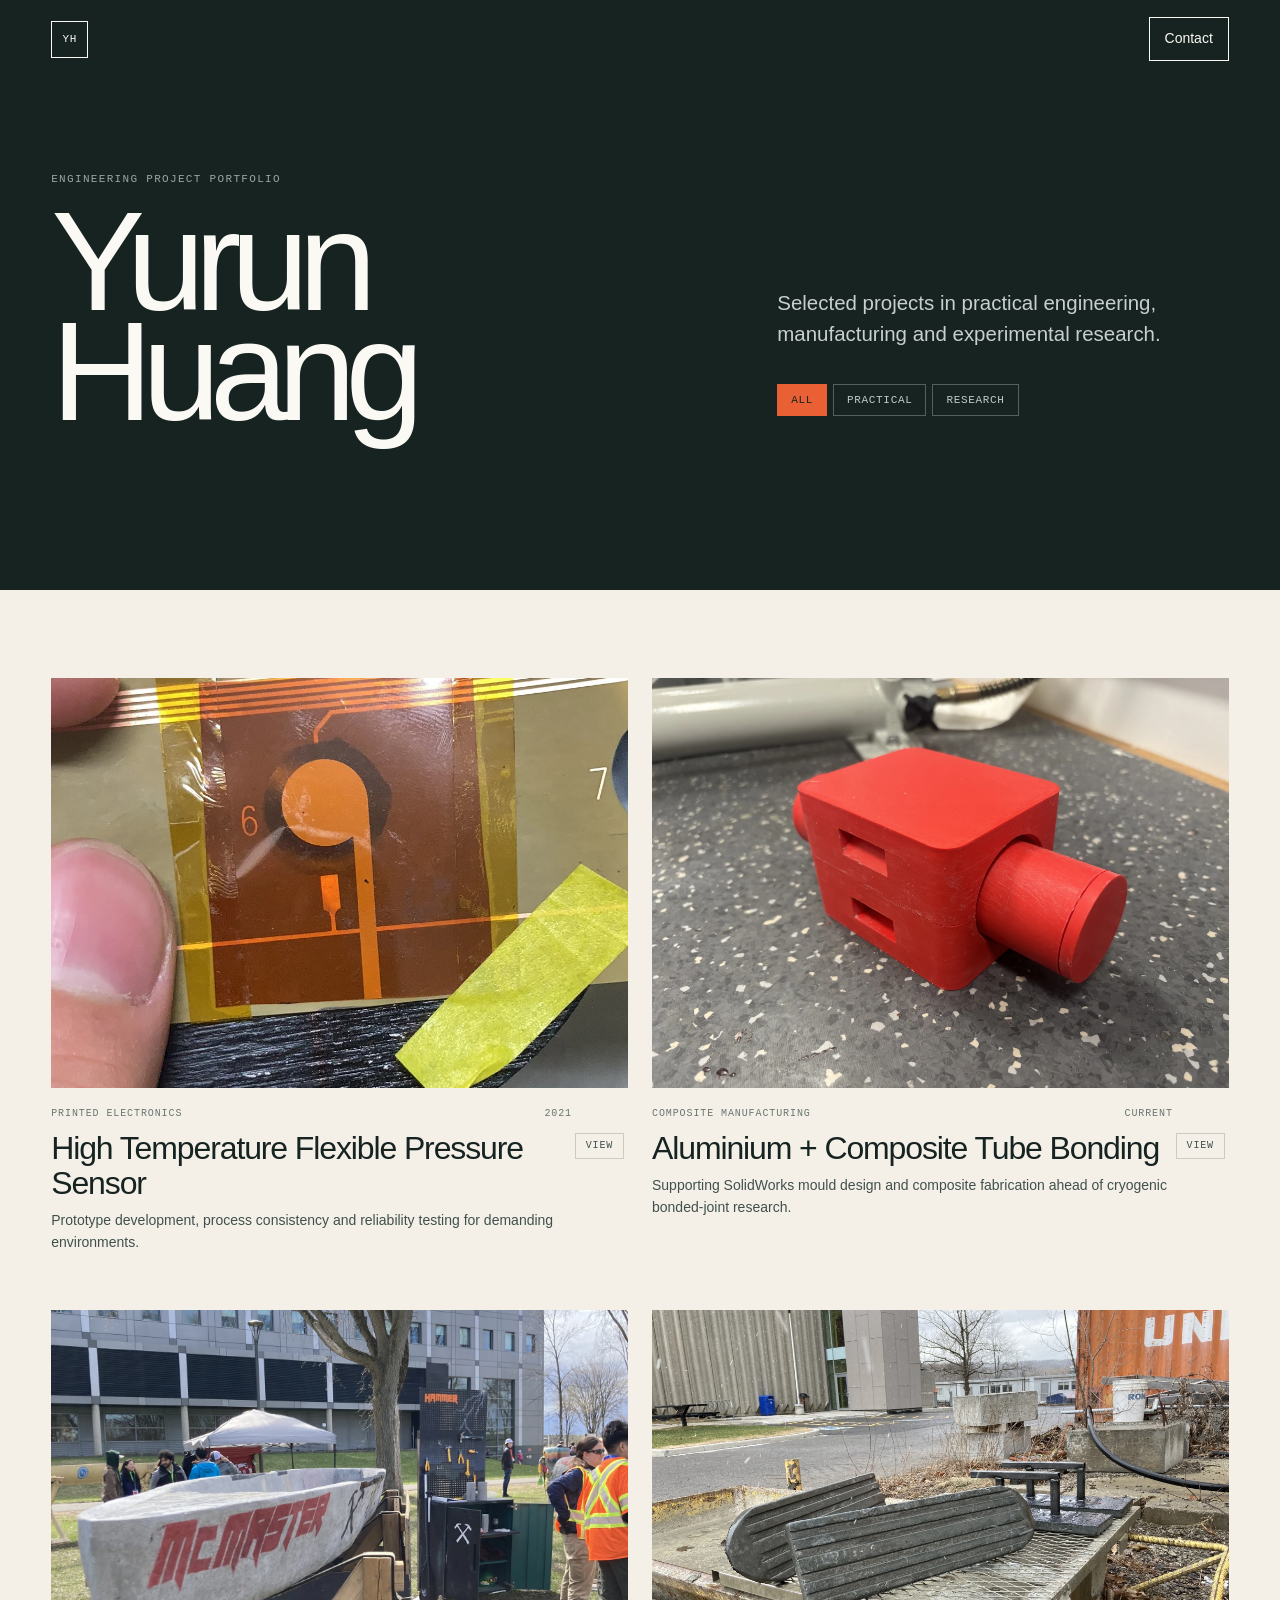
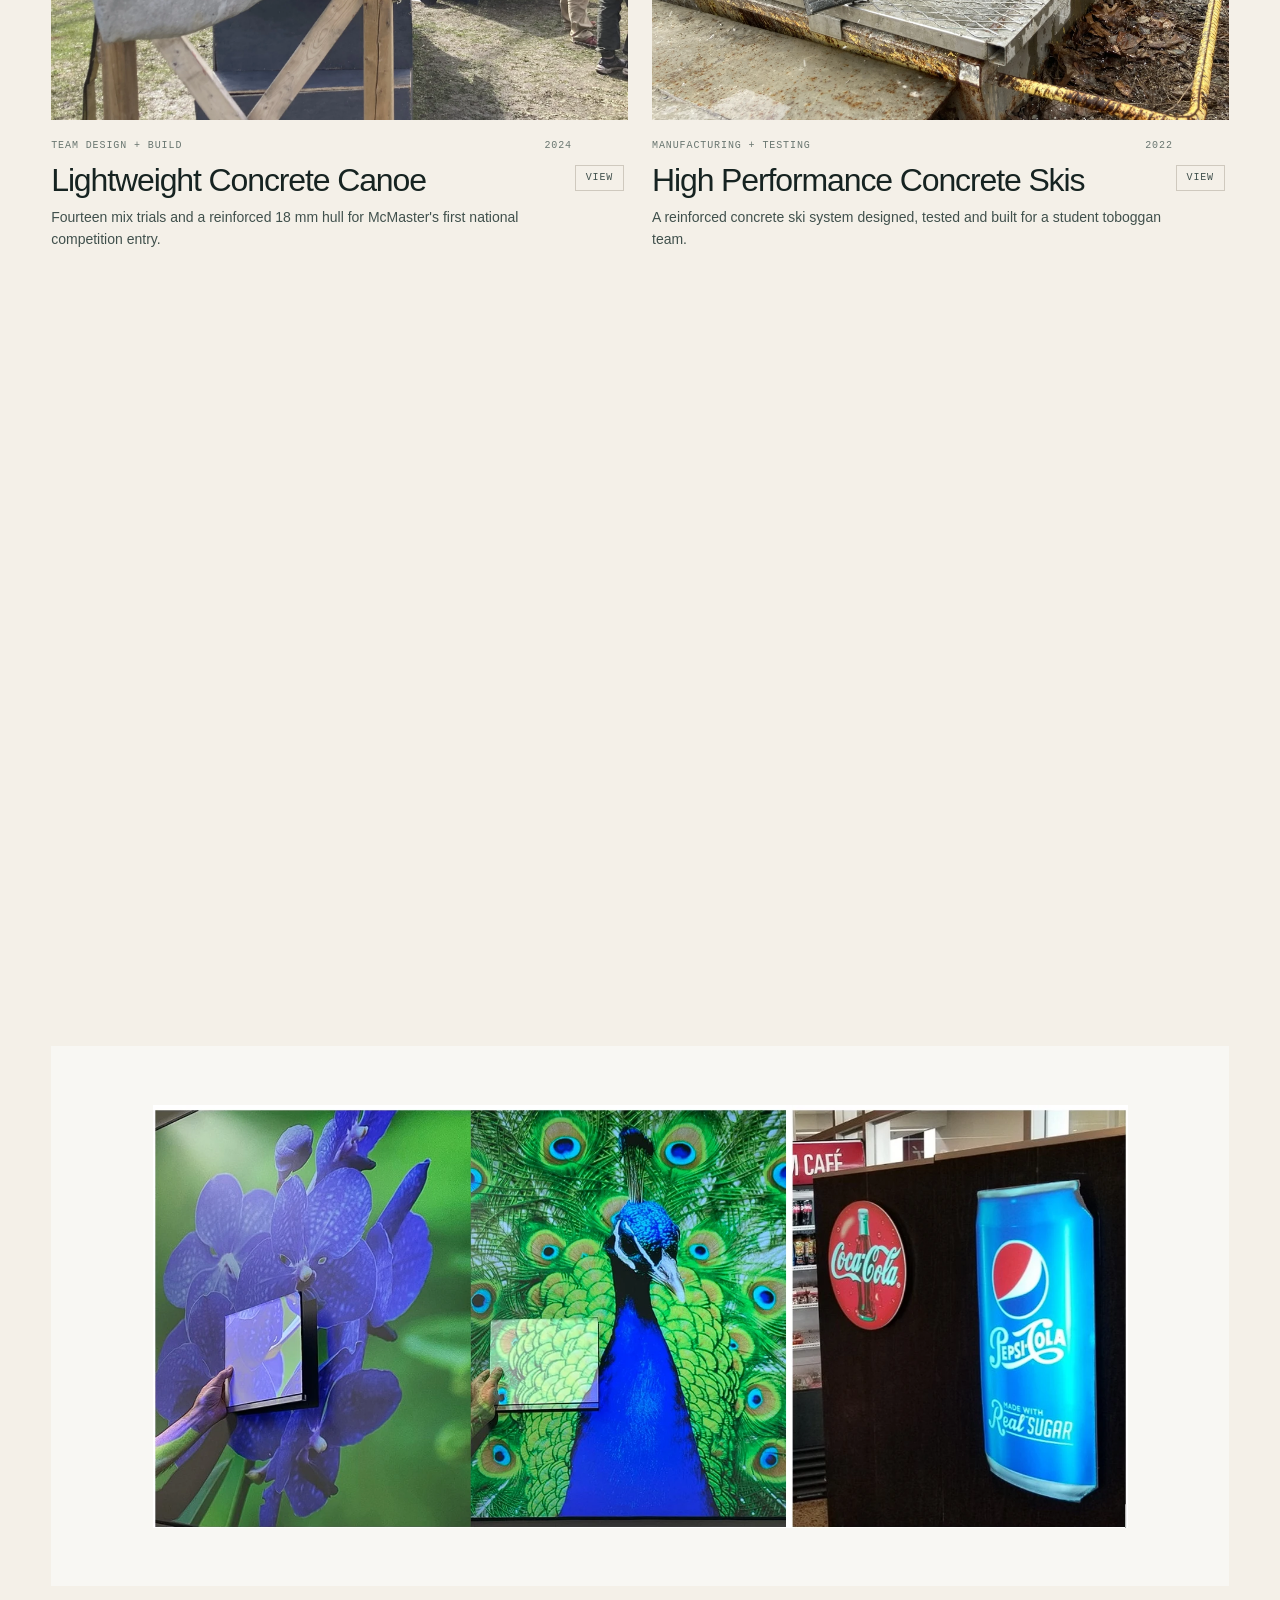
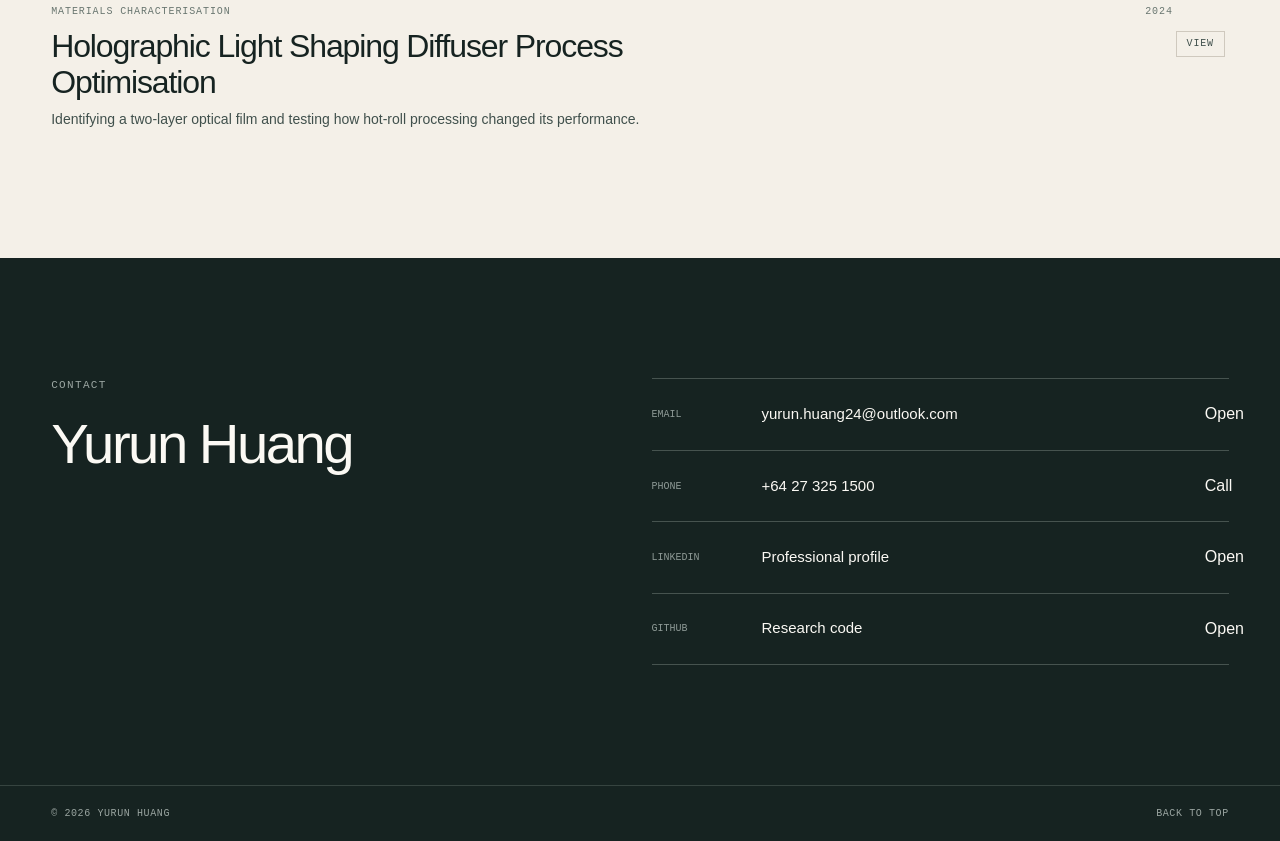
<file: index.html>
<!doctype html>
<html lang="en-NZ">
<head>
  <meta charset="utf-8">
  <meta name="viewport" content="width=device-width, initial-scale=1">
  <meta name="description" content="Engineering project portfolio of Yurun Huang, spanning practical manufacturing and experimental research.">
  <meta name="theme-color" content="#142320">
  <title>Yurun Huang — Engineering Project Portfolio</title>
  <link rel="icon" href="assets/favicon.svg" type="image/svg+xml">
  <link rel="stylesheet" href="styles.css">
  <script src="main.js" defer></script>
</head>
<body>
  <a class="skip-link" href="#main">Skip to content</a>
  <header class="site-header" data-header>
    <div class="shell nav-shell">
      <a class="brand" href="#top" aria-label="Yurun Huang, home">
        <span class="brand-mark" aria-hidden="true">YH</span>
      </a>
      <nav class="site-nav" aria-label="Primary navigation">
        <a class="nav-contact" href="#contact">Contact</a>
      </nav>
    </div>
  </header>

  <main id="main">
    <section class="portfolio-intro" id="top">
      <div class="shell intro-grid">
        <div class="intro-title reveal">
          <p class="eyebrow eyebrow-light">Engineering project portfolio</p>
          <h1>Yurun<br>Huang</h1>
        </div>
        <div class="intro-index reveal">
          <p>Selected projects in practical engineering, manufacturing and experimental research.</p>
          <div class="filter-group filter-group-dark" role="group" aria-label="Filter projects">
            <button class="filter-button is-active" type="button" data-filter="all">All</button>
            <button class="filter-button" type="button" data-filter="practical">Practical</button>
            <button class="filter-button" type="button" data-filter="research">Research</button>
          </div>
        </div>
      </div>
    </section>

    <section class="section projects-section" id="work">
      <div class="shell">
        <div class="project-grid" data-project-grid>
          <article class="project-card reveal" data-category="practical">
            <a href="projects/pressure-sensor.html" aria-label="View High Temperature Flexible Pressure Sensor case study">
              <div class="project-media project-media-portrait"><img src="assets/images/cover-pressure-sensor.webp" alt="Flexible printed pressure-sensor prototype under test"></div>
              <div class="project-copy">
                <div class="project-meta"><span>Printed electronics</span><span>2021</span></div>
                <h2>High Temperature Flexible Pressure Sensor</h2>
                <p>Prototype development, process consistency and reliability testing for demanding environments.</p>
                <span class="project-arrow" aria-hidden="true">View</span>
              </div>
            </a>
          </article>

          <article class="project-card reveal" data-category="practical">
            <a href="projects/composite-bonding.html" aria-label="View Aluminium and Composite Tube Bonding case study">
              <div class="project-media"><img src="assets/images/cover-composite.webp" alt="Cylindrical tooling for an aluminium and composite bonded-joint specimen"></div>
              <div class="project-copy">
                <div class="project-meta"><span>Composite manufacturing</span><span>Current</span></div>
                <h2>Aluminium + Composite Tube Bonding</h2>
                <p>Supporting SolidWorks mould design and composite fabrication ahead of cryogenic bonded-joint research.</p>
                <span class="project-arrow" aria-hidden="true">View</span>
              </div>
            </a>
          </article>

          <article class="project-card reveal" data-category="practical">
            <a href="projects/concrete-canoe.html" aria-label="View Lightweight Concrete Canoe case study">
              <div class="project-media project-media-portrait"><img src="assets/images/cover-canoe.webp" alt="McMaster lightweight concrete canoe at competition"></div>
              <div class="project-copy">
                <div class="project-meta"><span>Team design + build</span><span>2024</span></div>
                <h2>Lightweight Concrete Canoe</h2>
                <p>Fourteen mix trials and a reinforced 18 mm hull for McMaster's first national competition entry.</p>
                <span class="project-arrow" aria-hidden="true">View</span>
              </div>
            </a>
          </article>

          <article class="project-card reveal" data-category="practical">
            <a href="projects/concrete-skis.html" aria-label="View High Performance Concrete Skis case study">
              <div class="project-media"><img src="assets/images/cover-skis.webp" alt="Completed grooved concrete skis with steel mounting frames"></div>
              <div class="project-copy">
                <div class="project-meta"><span>Manufacturing + testing</span><span>2022</span></div>
                <h2>High Performance Concrete Skis</h2>
                <p>A reinforced concrete ski system designed, tested and built for a student toboggan team.</p>
                <span class="project-arrow" aria-hidden="true">View</span>
              </div>
            </a>
          </article>

          <article class="project-card project-card-wide reveal" data-category="research">
            <a href="projects/light-trapping.html" aria-label="View Light Trapping Parameterisation for Silicon Solar Cells case study">
              <div class="project-media project-media-contain"><img src="assets/images/cover-light-trapping.webp" alt="Silicon surface texture and light-path illustration"></div>
              <div class="project-copy">
                <div class="project-meta"><span>Research engineering</span><span>2024</span></div>
                <h2>Light Trapping Parameterisation for Silicon Solar Cells</h2>
                <p>A rapid optical method for estimating how effectively a solar cell keeps light inside silicon.</p>
                <span class="project-arrow" aria-hidden="true">View</span>
              </div>
            </a>
          </article>

          <article class="project-card project-card-wide reveal" data-category="research">
            <a href="projects/light-diffuser.html" aria-label="View Holographic Light Shaping Diffuser Process Optimisation case study">
              <div class="project-media project-media-contain"><img src="assets/images/cover-light-diffuser.webp" alt="Examples of light shaped by a holographic diffuser"></div>
              <div class="project-copy">
                <div class="project-meta"><span>Materials characterisation</span><span>2024</span></div>
                <h2>Holographic Light Shaping Diffuser Process Optimisation</h2>
                <p>Identifying a two-layer optical film and testing how hot-roll processing changed its performance.</p>
                <span class="project-arrow" aria-hidden="true">View</span>
              </div>
            </a>
          </article>
        </div>
      </div>
    </section>

    <section class="contact-section" id="contact">
      <div class="shell contact-grid reveal">
        <div>
          <p class="eyebrow eyebrow-light">Contact</p>
          <h2>Yurun Huang</h2>
        </div>
        <div class="contact-links">
          <a href="mailto:yurun.huang24@outlook.com"><span>Email</span><strong>yurun.huang24@outlook.com</strong><b aria-hidden="true">Open</b></a>
          <a href="tel:+64273251500"><span>Phone</span><strong>+64 27 325 1500</strong><b aria-hidden="true">Call</b></a>
          <a href="https://www.linkedin.com/in/yurun-huang/" target="_blank" rel="noreferrer"><span>LinkedIn</span><strong>Professional profile</strong><b aria-hidden="true">Open</b></a>
          <a href="https://github.com/Yurun-coding/Light-Trapping-Project" target="_blank" rel="noreferrer"><span>GitHub</span><strong>Research code</strong><b aria-hidden="true">Open</b></a>
        </div>
      </div>
    </section>
  </main>

  <footer class="site-footer">
    <div class="shell"><p>© <span data-year></span> Yurun Huang</p><a href="#top">Back to top</a></div>
  </footer>
</body>
</html>
</file>
<file: styles.css>
:root {
  --ink: #162321;
  --ink-soft: #40504c;
  --paper: #f4f0e8;
  --paper-bright: #fbf9f4;
  --line: #cfc9be;
  --accent: #e86033;
  --moss: #96aa80;
  --white: #fff;
  --shell: min(92vw, 1320px);
  --radius: 3px;
}

* { box-sizing: border-box; }
html { scroll-behavior: smooth; }
body {
  margin: 0;
  color: var(--ink);
  background: var(--paper);
  font-family: "Manrope", Arial, sans-serif;
  font-size: 16px;
  line-height: 1.65;
  -webkit-font-smoothing: antialiased;
}
img { display: block; width: 100%; }
a { color: inherit; }
button { font: inherit; }
.shell { width: var(--shell); margin-inline: auto; }
.sr-only { position: absolute; width: 1px; height: 1px; padding: 0; margin: -1px; overflow: hidden; clip: rect(0,0,0,0); white-space: nowrap; border: 0; }
.skip-link { position: fixed; z-index: 1000; top: -100px; left: 12px; display: block; padding: 10px 16px; background: var(--ink); color: white; }
.skip-link:focus { top: 12px; }

.site-header {
  position: fixed;
  z-index: 50;
  inset: 0 0 auto;
  color: var(--paper-bright);
  transition: background .25s ease, color .25s ease, border .25s ease;
}
.site-header.is-scrolled { background: rgba(244,240,232,.94); color: var(--ink); border-bottom: 1px solid var(--line); backdrop-filter: blur(14px); }
.nav-shell { display: flex; align-items: center; justify-content: space-between; min-height: 78px; }
.brand { display: flex; gap: 12px; align-items: center; text-decoration: none; font-weight: 600; letter-spacing: -.02em; }
.brand-mark { display: grid; place-items: center; width: 37px; height: 37px; border: 1px solid currentColor; font: 500 11px/1 "DM Mono", monospace; letter-spacing: .06em; }
.site-nav { display: flex; align-items: center; gap: 30px; }
.site-nav a { text-decoration: none; font-size: 14px; font-weight: 500; }
.site-nav a:not(.nav-contact):hover { color: var(--accent); }
.nav-contact { padding: 9px 15px; border: 1px solid currentColor; }
.menu-toggle { display: none; width: 42px; height: 42px; padding: 11px; background: transparent; border: 1px solid currentColor; color: inherit; }
.menu-toggle span:not(.sr-only) { display: block; height: 1px; margin: 4px 0; background: currentColor; }

.hero { position: relative; min-height: 820px; color: var(--paper-bright); background: var(--ink); overflow: hidden; }
.hero::before { content: ""; position: absolute; inset: 0; opacity: .13; background-image: linear-gradient(rgba(255,255,255,.24) 1px, transparent 1px), linear-gradient(90deg, rgba(255,255,255,.24) 1px, transparent 1px); background-size: 52px 52px; mask-image: linear-gradient(to right, black, transparent 80%); }
.hero-grid { position: relative; display: grid; grid-template-columns: minmax(0, 1.08fr) minmax(420px, .92fr); gap: 7vw; align-items: center; min-height: 820px; padding-top: 84px; }
.eyebrow { margin: 0 0 20px; font: 500 11px/1.4 "DM Mono", monospace; letter-spacing: .12em; text-transform: uppercase; }
.status-dot { display: inline-block; width: 8px; height: 8px; margin-right: 10px; border-radius: 50%; background: var(--moss); box-shadow: 0 0 0 5px rgba(150,170,128,.13); }
.hero h1 { max-width: 820px; margin: 0; font-size: clamp(58px, 7vw, 100px); line-height: .91; letter-spacing: -.065em; font-weight: 500; }
.hero h1 em { color: var(--accent); font-family: "Newsreader", Georgia, serif; font-weight: 500; }
.hero-intro { max-width: 650px; margin: 32px 0 0; color: #cbd2cf; font-size: clamp(18px, 1.5vw, 22px); line-height: 1.55; }
.hero-actions { display: flex; align-items: center; gap: 28px; margin-top: 38px; }
.button { display: inline-flex; align-items: center; justify-content: space-between; gap: 36px; min-width: 225px; padding: 15px 18px; border: 1px solid transparent; text-decoration: none; font-size: 13px; font-weight: 600; }
.button-primary { color: var(--ink); background: var(--accent); }
.button-primary:hover { background: #f07145; }
.text-link { text-decoration: none; border-bottom: 1px solid #60706b; font-size: 14px; }
.text-link:hover { color: var(--accent); }
.hero-facts { display: flex; gap: 48px; margin: 66px 0 0; padding-top: 22px; border-top: 1px solid #40504c; }
.hero-facts div { max-width: 160px; }
.hero-facts dt { color: #83918d; font: 400 10px/1.4 "DM Mono", monospace; letter-spacing: .1em; text-transform: uppercase; }
.hero-facts dd { margin: 7px 0 0; font-size: 13px; line-height: 1.4; }
.hero-visual { position: relative; min-height: 590px; }
.hero-image { position: absolute; margin: 0; overflow: hidden; background: #22322f; }
.hero-image img { height: 100%; object-fit: cover; filter: saturate(.72) contrast(1.04); }
.hero-image-main { top: 0; right: 0; width: 82%; height: 74%; }
.hero-image-small { left: 0; bottom: 0; width: 48%; height: 37%; border: 10px solid var(--ink); }
.hero-annotation { position: absolute; right: 3%; bottom: 2%; width: 38%; display: flex; gap: 14px; align-items: flex-start; color: #99a5a1; font: 400 10px/1.45 "DM Mono", monospace; text-transform: uppercase; }
.hero-annotation span { color: var(--accent); }
.hero-annotation p { margin: 0; }

.section { padding: 128px 0; }
.section-heading { display: flex; justify-content: space-between; gap: 60px; align-items: end; margin-bottom: 52px; }
.section-heading h2, .section-kicker h2, .about-title h2, .contact-section h2 { max-width: 820px; margin: 0; font-size: clamp(38px, 4.4vw, 66px); line-height: 1.05; letter-spacing: -.045em; font-weight: 500; }
.filter-group { display: flex; gap: 6px; padding-bottom: 6px; }
.filter-button { padding: 9px 13px; color: var(--ink-soft); background: transparent; border: 1px solid var(--line); cursor: pointer; font: 500 11px "DM Mono", monospace; text-transform: uppercase; letter-spacing: .06em; }
.filter-button:hover, .filter-button.is-active { color: var(--paper-bright); background: var(--ink); border-color: var(--ink); }
.project-grid { display: grid; grid-template-columns: repeat(2, minmax(0,1fr)); gap: 56px 24px; }
.project-card { min-width: 0; }
.project-card-wide { grid-column: span 2; }
.project-card[hidden] { display: none; }
.project-card a { display: block; text-decoration: none; }
.project-media { height: 410px; overflow: hidden; background: #d9d4ca; }
.project-card-wide .project-media { height: 540px; }
.project-media img { height: 100%; object-fit: cover; transition: transform .65s cubic-bezier(.2,.7,.2,1), filter .4s; }
.project-media-poster img { object-position: top center; }
.project-card a:hover .project-media img { transform: scale(1.025); filter: saturate(1.08); }
.project-copy { position: relative; padding: 19px 56px 0 0; }
.project-meta { display: flex; justify-content: space-between; color: #697670; font: 400 10px/1.4 "DM Mono", monospace; text-transform: uppercase; letter-spacing: .09em; }
.project-copy h3 { max-width: 620px; margin: 10px 0 9px; font-size: clamp(24px, 2.5vw, 38px); line-height: 1.1; letter-spacing: -.035em; font-weight: 500; }
.project-copy p { max-width: 650px; margin: 0; color: var(--ink-soft); font-size: 14px; line-height: 1.55; }
.project-arrow { position: absolute; right: 4px; top: 45px; display: grid; place-items: center; width: 38px; height: 38px; border: 1px solid var(--line); transition: background .2s, color .2s; }
.project-card a:hover .project-arrow { color: var(--paper); background: var(--ink); }

.experience-section { color: var(--paper-bright); background: #24312e; }
.experience-grid { display: grid; grid-template-columns: .8fr 1.2fr; gap: 10vw; }
.section-kicker { position: sticky; top: 130px; align-self: start; }
.section-kicker p:last-child { max-width: 500px; margin: 28px 0 0; color: #aeb8b4; }
.timeline { border-top: 1px solid #53605c; }
.timeline-item { display: grid; grid-template-columns: 95px 1fr; gap: 25px; padding: 32px 0 38px; border-bottom: 1px solid #53605c; }
.timeline-year { padding-top: 4px; color: var(--accent); font: 400 11px "DM Mono", monospace; }
.timeline-item h3 { margin: 0; font-size: 24px; line-height: 1.25; letter-spacing: -.025em; font-weight: 500; }
.timeline-company { margin: 4px 0 14px !important; color: #b7c1bd !important; font: 400 11px "DM Mono", monospace; text-transform: uppercase; letter-spacing: .08em; }
.timeline-item p { max-width: 660px; margin: 0; color: #aeb8b4; font-size: 14px; }

.about-section { background: var(--paper-bright); }
.about-grid { display: grid; grid-template-columns: .85fr 1.15fr; gap: 10vw; }
.about-title { position: sticky; top: 130px; align-self: start; }
.large-copy { margin: 0 0 28px; font-size: clamp(24px, 2.6vw, 36px); line-height: 1.35; letter-spacing: -.025em; }
.about-copy > p:not(.large-copy) { max-width: 740px; color: var(--ink-soft); }
.education-list { margin-top: 60px; border-top: 1px solid var(--line); }
.education-list article { display: grid; grid-template-columns: 120px 1fr; gap: 22px; padding: 28px 0; border-bottom: 1px solid var(--line); }
.education-list span { padding-top: 3px; color: #6a756f; font: 400 10px "DM Mono", monospace; }
.education-list h3 { margin: 0 0 4px; font-size: 20px; font-weight: 600; }
.education-list p { margin: 0; color: var(--ink-soft); font-size: 14px; }
.skills-block { margin-top: 46px; }
.skills-block h3 { margin-bottom: 10px; font: 500 11px "DM Mono", monospace; text-transform: uppercase; letter-spacing: .1em; }
.skills-block p { color: var(--ink-soft); }

.contact-section { padding: 120px 0; color: var(--paper-bright); background: var(--ink); }
.eyebrow-light { color: #9ba6a2; }
.contact-grid { display: grid; grid-template-columns: .9fr 1.1fr; gap: 10vw; }
.contact-links { border-top: 1px solid #46534f; }
.contact-links a { display: grid; grid-template-columns: 90px 1fr 24px; gap: 20px; align-items: center; padding: 22px 0; border-bottom: 1px solid #46534f; text-decoration: none; }
.contact-links a:hover { color: var(--accent); }
.contact-links span { color: #8e9a96; font: 400 10px "DM Mono", monospace; text-transform: uppercase; }
.contact-links strong { font-size: 15px; font-weight: 500; }
.contact-links b { font-weight: 400; }
.site-footer { padding: 22px 0; color: #9aa5a1; background: var(--ink); border-top: 1px solid #364440; font: 400 10px "DM Mono", monospace; text-transform: uppercase; letter-spacing: .06em; }
.site-footer .shell { display: flex; justify-content: space-between; }
.site-footer p { margin: 0; }
.site-footer a { text-decoration: none; }

.reveal { opacity: 0; transform: translateY(24px); transition: opacity .7s ease, transform .7s ease; }
.reveal.is-visible { opacity: 1; transform: none; }

/* Project pages */
.project-page .site-header { background: rgba(244,240,232,.95); color: var(--ink); border-bottom: 1px solid var(--line); backdrop-filter: blur(14px); }
.project-hero { padding: 150px 0 0; background: var(--paper-bright); }
.project-hero-header { display: grid; grid-template-columns: 1fr .9fr; gap: 8vw; align-items: end; padding-bottom: 50px; }
.project-breadcrumb { margin: 0 0 22px; color: #6c7772; font: 400 10px "DM Mono", monospace; text-transform: uppercase; letter-spacing: .09em; }
.project-breadcrumb a { text-decoration: none; }
.project-breadcrumb a:hover { color: var(--accent); }
.project-hero h1 { max-width: 820px; margin: 0; font-size: clamp(54px, 7vw, 98px); line-height: .92; letter-spacing: -.06em; font-weight: 500; }
.project-deck { max-width: 600px; margin: 0 0 8px; color: var(--ink-soft); font-size: clamp(19px, 1.8vw, 25px); line-height: 1.48; }
.project-hero-image { height: min(70vw, 760px); overflow: hidden; background: #d8d3c9; }
.project-hero-image img { height: 100%; object-fit: cover; }
.project-hero-image.is-contain { background: #fff; }
.project-hero-image.is-contain img { object-fit: contain; padding: 34px; }
.project-overview { padding: 100px 0; }
.project-overview-grid { display: grid; grid-template-columns: 1.25fr .75fr; gap: 10vw; }
.project-overview h2, .project-section h2 { margin: 0 0 24px; font-size: clamp(36px, 4vw, 58px); line-height: 1.08; letter-spacing: -.04em; font-weight: 500; }
.project-overview .lead { margin: 0; font-size: clamp(22px, 2.2vw, 32px); line-height: 1.45; letter-spacing: -.02em; }
.project-details { margin: 0; border-top: 1px solid var(--line); }
.project-details div { display: grid; grid-template-columns: 110px 1fr; gap: 18px; padding: 16px 0; border-bottom: 1px solid var(--line); }
.project-details dt { color: #78827e; font: 400 10px "DM Mono", monospace; text-transform: uppercase; letter-spacing: .08em; }
.project-details dd { margin: 0; font-size: 13px; line-height: 1.45; }
.project-section { padding: 110px 0; border-top: 1px solid var(--line); }
.project-section-alt { background: #e9e4da; }
.project-content-grid { display: grid; grid-template-columns: minmax(0, 1fr); gap: 32px; }
.project-content-grid > div { min-width: 0; }
.project-content-grid > div:first-child h2 { margin-bottom: 0; }
.project-section-label { color: var(--accent); font: 400 11px "DM Mono", monospace; text-transform: uppercase; letter-spacing: .09em; }
.project-narrative p { margin: 0 0 22px; color: var(--ink-soft); font-size: 17px; }
.steps { display: grid; gap: 0; margin-top: 38px; border-top: 1px solid var(--line); counter-reset: steps; }
.step { display: grid; grid-template-columns: 64px 1fr; gap: 18px; padding: 24px 0; border-bottom: 1px solid var(--line); counter-increment: steps; }
.step::before { content: "0" counter(steps); color: var(--accent); font: 400 11px "DM Mono", monospace; }
.step h3 { margin: 0 0 7px; font-size: 20px; font-weight: 600; }
.step p { margin: 0; color: var(--ink-soft); font-size: 14px; }
.result-list { display: grid; grid-template-columns: repeat(2, minmax(0,1fr)); gap: 1px; background: var(--line); border: 1px solid var(--line); }
.result-item { min-height: 190px; padding: 26px; background: var(--paper); }
.result-item strong { display: block; margin-bottom: 11px; color: var(--accent); font: 500 clamp(32px, 4vw, 52px)/1 "DM Mono", monospace; letter-spacing: -.05em; }
.result-item h3 { margin: 0 0 8px; font-size: 18px; }
.result-item p { margin: 0; color: var(--ink-soft); font-size: 13px; }
.project-note { margin-top: 34px; padding-top: 22px; border-top: 1px solid var(--line); color: var(--ink-soft); font-size: 14px; }
.gallery { display: grid; grid-template-columns: repeat(12,1fr); gap: 16px; }
.gallery figure { grid-column: span 6; margin: 0; }
.gallery figure:nth-child(3n+1) { grid-column: span 7; }
.gallery figure:nth-child(3n+2) { grid-column: span 5; }
.gallery img { width: 100%; height: 440px; object-fit: cover; background: #d7d2c8; cursor: zoom-in; }
.gallery figcaption { margin-top: 9px; color: #67736e; font: 400 10px/1.5 "DM Mono", monospace; }
.project-next { padding: 85px 0; color: var(--paper-bright); background: var(--ink); }
.project-next a { display: flex; justify-content: space-between; align-items: end; gap: 30px; text-decoration: none; }
.project-next span { color: #93a09b; font: 400 10px "DM Mono", monospace; text-transform: uppercase; letter-spacing: .1em; }
.project-next h2 { margin: 11px 0 0; font-size: clamp(38px, 5vw, 70px); line-height: 1; letter-spacing: -.045em; font-weight: 500; }
.project-next b { font-size: 50px; font-weight: 300; }
.lightbox { position: fixed; z-index: 100; inset: 0; display: grid; place-items: center; padding: 4vw; background: rgba(13,23,21,.92); opacity: 0; pointer-events: none; transition: opacity .25s; }
.lightbox.is-open { opacity: 1; pointer-events: auto; }
.lightbox img { max-width: 92vw; max-height: 86vh; object-fit: contain; }
.lightbox button { position: absolute; top: 20px; right: 24px; width: 44px; height: 44px; color: white; background: transparent; border: 1px solid #71807b; cursor: pointer; font-size: 23px; }

@media (max-width: 980px) {
  .hero-grid { grid-template-columns: 1fr; gap: 50px; padding-top: 150px; padding-bottom: 70px; }
  .hero-visual { min-height: 500px; }
  .hero-image-main { width: 86%; }
  .hero-facts { margin-top: 45px; }
  .section { padding: 96px 0; }
  .project-media, .project-card-wide .project-media { height: 390px; }
  .experience-grid, .about-grid, .contact-grid, .project-hero-header, .project-overview-grid, .project-content-grid { grid-template-columns: 1fr; gap: 54px; }
  .section-kicker, .about-title { position: static; }
  .project-hero-header { align-items: start; }
  .project-deck { margin: 0; }
}

@media (max-width: 720px) {
  :root { --shell: min(90vw, 1320px); }
  .nav-shell { min-height: 68px; }
  .brand-name { display: none; }
  .menu-toggle { display: block; }
  .site-nav { position: absolute; top: 68px; left: 0; right: 0; display: none; padding: 22px 5vw 26px; flex-direction: column; align-items: stretch; gap: 0; color: var(--ink); background: var(--paper-bright); border-bottom: 1px solid var(--line); }
  .site-nav.is-open { display: flex; }
  .site-nav a { padding: 12px 0; border-bottom: 1px solid var(--line); }
  .nav-contact { border: 0; }
  .hero, .hero-grid { min-height: auto; }
  .hero-grid { padding-top: 130px; }
  .hero h1 { font-size: clamp(51px, 16vw, 78px); }
  .hero-actions { align-items: flex-start; flex-direction: column; gap: 20px; }
  .hero-facts { display: grid; grid-template-columns: 1fr 1fr; gap: 22px; }
  .hero-visual { min-height: 390px; }
  .hero-image-main { width: 92%; height: 73%; }
  .hero-image-small { width: 55%; height: 38%; border-width: 6px; }
  .hero-annotation { width: 35%; }
  .section { padding: 78px 0; }
  .section-heading { align-items: flex-start; flex-direction: column; gap: 30px; }
  .filter-group { flex-wrap: wrap; }
  .project-grid { grid-template-columns: 1fr; gap: 48px; }
  .project-card-wide { grid-column: auto; }
  .project-media, .project-card-wide .project-media { height: 330px; }
  .timeline-item { grid-template-columns: 72px 1fr; }
  .education-list article { grid-template-columns: 1fr; gap: 5px; }
  .contact-links a { grid-template-columns: 70px 1fr 20px; gap: 10px; }
  .contact-links strong { overflow-wrap: anywhere; }
  .project-hero { padding-top: 115px; }
  .project-hero h1 { font-size: clamp(48px, 14vw, 72px); }
  .project-hero-image { height: 66vw; min-height: 330px; }
  .project-overview, .project-section { padding: 76px 0; }
  .result-list { grid-template-columns: 1fr; }
  .gallery { grid-template-columns: 1fr; }
  .gallery figure, .gallery figure:nth-child(3n+1), .gallery figure:nth-child(3n+2) { grid-column: auto; }
  .gallery img { height: 330px; }
}

@media (prefers-reduced-motion: reduce) {
  html { scroll-behavior: auto; }
  *, *::before, *::after { animation-duration: .01ms !important; transition-duration: .01ms !important; }
  .reveal { opacity: 1; transform: none; }
}

/* Focused portfolio index */
.portfolio-intro {
  min-height: 590px;
  padding: 172px 0 88px;
  color: var(--paper-bright);
  background: var(--ink);
}
.intro-grid {
  display: grid;
  grid-template-columns: 1.15fr .85fr;
  gap: 9vw;
  align-items: end;
}
.intro-title h1 {
  margin: 0;
  font-size: clamp(76px, 11vw, 160px);
  font-weight: 500;
  line-height: .78;
  letter-spacing: -.075em;
}
.intro-index { max-width: 540px; padding-bottom: 5px; }
.intro-index > p { margin: 0 0 34px; color: #c8d0cd; font-size: clamp(18px, 1.6vw, 23px); line-height: 1.55; }
.filter-group-dark .filter-button { color: #c2cbc7; border-color: #53615d; }
.filter-group-dark .filter-button:hover,
.filter-group-dark .filter-button.is-active { color: var(--ink); background: var(--accent); border-color: var(--accent); }
.projects-section { padding-top: 88px; }
.project-copy h2 {
  max-width: 650px;
  margin: 10px 0 9px;
  font-size: clamp(24px, 2.5vw, 38px);
  font-weight: 500;
  line-height: 1.1;
  letter-spacing: -.035em;
}
.project-arrow {
  width: auto;
  height: auto;
  padding: 7px 10px;
  color: var(--ink-soft);
  font: 500 10px/1 "DM Mono", monospace;
  text-transform: uppercase;
  letter-spacing: .08em;
}
.project-card a:hover .project-arrow { color: var(--paper); }
.project-media-contain { background: #f8f7f3; }
.project-media-contain img { object-fit: contain; padding: 5%; }
.project-media-portrait img { object-position: center 48%; }

/* Image-led case studies */
.project-hero-image.is-portrait img { object-position: center 48%; }
.project-overview-media { padding: 0 0 112px; background: var(--paper-bright); }
.editorial-media-grid { display: grid; grid-template-columns: repeat(2, minmax(0, 1fr)); gap: 30px 18px; }
.editorial-media-grid.media-count-3 > :first-child { grid-column: span 2; }
.media-figure { margin: 0; min-width: 0; }
.media-figure img,
.media-figure video {
  width: 100%;
  height: min(36vw, 490px);
  object-fit: cover;
  background: #d8d3c9;
}
.media-video video { aspect-ratio: auto; height: auto; max-height: 740px; object-fit: contain; background: #0d1715; }
.rotate-clockwise { transform: rotate(90deg); }
.rotated-media { display: grid; place-items: center; height: min(27vw, 350px); overflow: hidden; background: #fff; }
.feature-item-media .rotated-media img { width: min(27vw, 350px); height: 100%; object-fit: contain; }
body[data-project="concrete-skis"] .project-overview-media img { object-fit: contain; background: #fff; }
.media-figure figcaption,
.poster-figure figcaption {
  margin-top: 10px;
  color: #68736f;
  font: 400 11px/1.55 "DM Mono", monospace;
}
.project-feature-section:nth-of-type(even) { background: #ece7de; }
.feature-media { margin-top: 38px; }
.feature-media .media-figure img { height: min(31vw, 390px); object-fit: contain; padding: 18px; background: #fff; }
.equation {
  margin: 38px 0;
  padding: 26px 28px;
  color: var(--paper-bright);
  background: var(--ink);
  font: 500 clamp(28px, 4vw, 52px)/1.2 "DM Mono", monospace;
  text-align: center;
  letter-spacing: -.04em;
}
.feature-items { margin-top: 48px; border-top: 1px solid var(--line); }
.feature-item { padding: 50px 0; border-bottom: 1px solid var(--line); }
.feature-item-copy { display: grid; grid-template-columns: minmax(0, 1fr); gap: 12px; margin-bottom: 26px; }
.feature-item-copy h3 { margin: 0; font-size: 24px; line-height: 1.2; }
.feature-item-copy p { margin: 0; }
.feature-item-media .media-figure img { height: min(27vw, 350px); object-fit: contain; padding: 14px; background: #fff; }
.approach-comparison { margin-top: 56px; padding-top: 35px; border-top: 1px solid var(--line); }
.approach-comparison > h3 { margin: 0 0 10px; font-size: 26px; }
.approach-comparison > p { margin: 0 0 26px; }
.comparison-grid .media-figure img { height: min(32vw, 430px); object-fit: contain; padding: 18px; background: #fff; }
.project-results-section { background: var(--paper-bright); }
.result-item:last-child:nth-child(odd) { grid-column: 1 / -1; }
.project-conclusion { color: var(--paper-bright); background: #24312e; }
.project-conclusion .project-narrative p { color: #bac4c0; }
.project-poster-section { background: #e9e4da; }
.poster-figure { max-width: 1120px; margin: 30px auto 0; }
.poster-figure img { width: 100%; height: auto; background: #fff; cursor: zoom-in; }
.project-next b { font: 500 11px/1 "DM Mono", monospace; text-transform: uppercase; letter-spacing: .1em; }

@media (max-width: 980px) {
  .portfolio-intro { min-height: auto; padding: 150px 0 78px; }
  .intro-grid { grid-template-columns: 1fr; gap: 55px; }
  .intro-index { padding-left: 24%; }
  .media-figure img { height: 430px; }
  .feature-item-copy { grid-template-columns: 1fr; gap: 12px; }
}

@media (max-width: 720px) {
  .site-nav { position: static; display: flex; padding: 0; color: inherit; background: transparent; border: 0; }
  .site-nav a { padding: 9px 13px; border: 1px solid currentColor; }
  .portfolio-intro { padding-top: 132px; }
  .intro-title h1 { font-size: clamp(70px, 23vw, 102px); }
  .intro-index { padding-left: 0; }
  .projects-section { padding-top: 62px; }
  .editorial-media-grid { grid-template-columns: 1fr; }
  .editorial-media-grid.media-count-3 > :first-child { grid-column: auto; }
  .media-figure img,
  .feature-media .media-figure img,
  .feature-item-media .media-figure img,
  .comparison-grid .media-figure img { height: 310px; }
  .project-overview-media { padding-bottom: 78px; }
  .feature-item { padding: 38px 0; }
}
</file>
